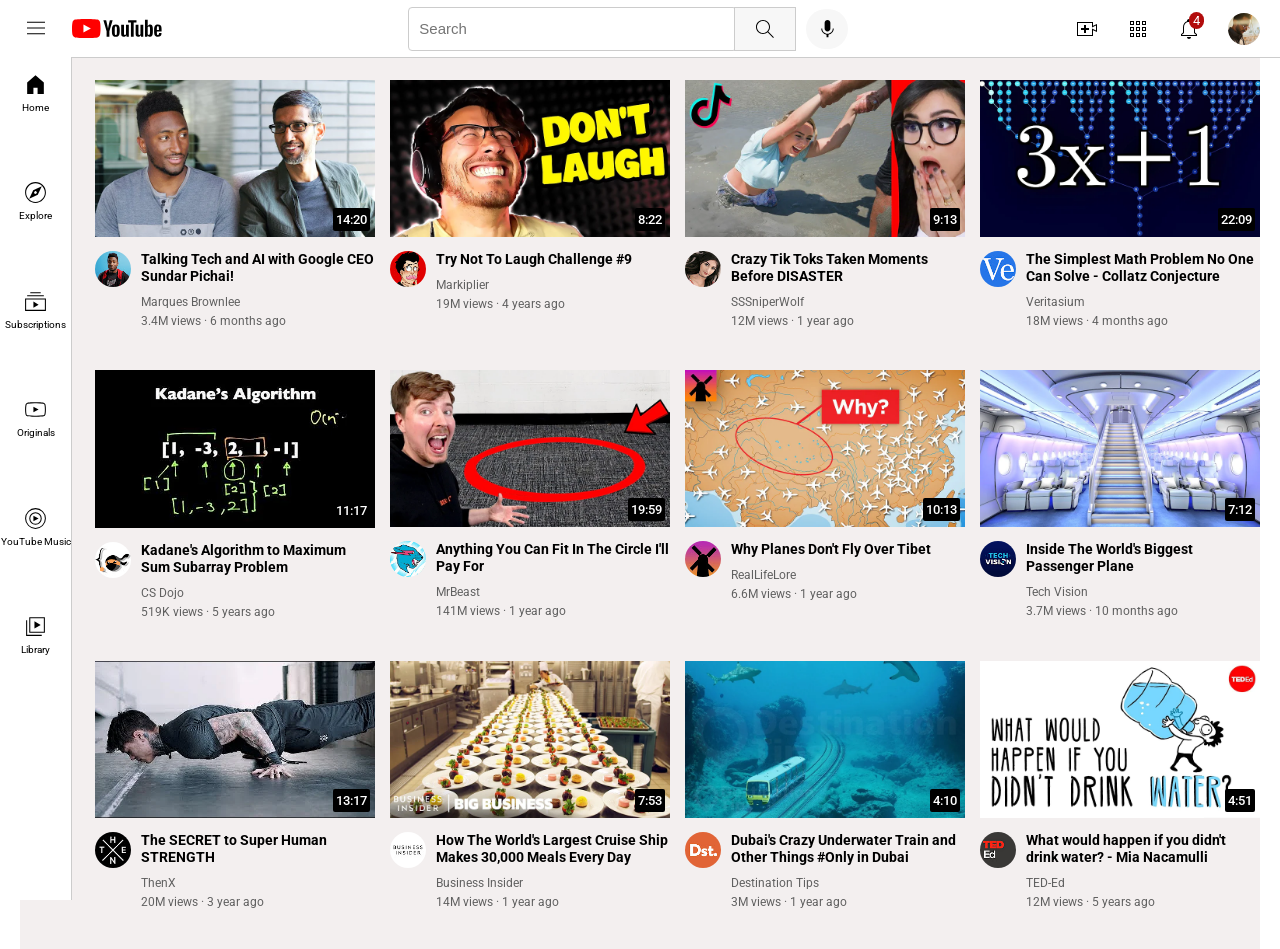
<file: index.html>
<!DOCTYPE html>
<html>
    <head>
        <meta name="viewport" content="width=device-width, initial-scale=1.0">
        <title>YouTube copied</title>
        <link rel="stylesheet" href="styles/general.css">
        <link rel="stylesheet" href="styles/header.css">
        <link rel="stylesheet" href="styles/sidebar.css">
        <link rel="stylesheet" href="styles/video-grid.css">
        <link rel="preconnect" href="https://fonts.googleapis.com">
<link rel="preconnect" href="https://fonts.gstatic.com" crossorigin>
<link href="https://fonts.googleapis.com/css2?family=Roboto:ital,wght@0,100..900;1,100..900&display=swap" rel="stylesheet">
    </head>

    <body>
        <main>
            <div class="header">
                <div class="left-section">
                    <img class="hamburger-menu" src="icons/hamburger-menu.svg" alt="hamburger-menu">
                    <img class="youtube-logo" src="icons/youtube-logo.svg" alt="youtube-logo">
                </div>
                <div class="middle-section">
                    <input class="searchtype" type="text" placeholder="Search">
                    <button class="search-button">
                        <img class="search-image" src="icons/search.svg" alt="searh-icon">
                        <div class="tooltip">Search</div>
                    </button>
                    <button class="voice-button">
                        <img class="voice-image" src="icons/voice-search-icon.svg" alt="voice-search-image">
                        <div class="tooltip">Search with your voice</div>
                    </button>
                </div>
                <div class="right-section">
                    <div class="upload-container">
                         <img class="upload" src="icons/upload.svg" alt="upload">
                         <div class="tooltip">Create</div>
                    </div>
                    <div class="youtube-apps-container">
                         <img class="youtube-apps" src="icons/youtube-apps.svg" alt="youtube-apps">
                         <div class="tooltip">YouTube apps</div>
                    </div>
                    <div class="notifications-div">
                        <img class="notifications" src="icons/notifications.svg" alt="notifications">
                        <div class="notifications-counter">4</div>
                        <div class="tooltip">Notifications</div>
                    </div>
                    <img class="my-channel" src="channels/channels4.jpg" alt="my-channel">
                </div>
            </div>
            
            <div class="sidebar">
                <div class="primary-side-link">
                    <img class="link-image" src="icons/home.svg" alt="home">
                    <p class="link-name">Home</p>
                </div>
                <div class="primary-side-link">
                    <img class="link-image" src="icons/explore.svg" alt="Explore">
                    <p class="link-name">Explore</p>
                </div>
                <div class="secondary-side-link">
                    <img class="link-image" src="icons/subscriptions.svg" alt="Subscriptions">
                    <p class="link-name">Subscriptions</p>
                </div>
                <div class="secondary-side-link">
                    <img class="link-image" src="icons/originals.svg" alt="Originals">
                    <p class="link-name">Originals</p>
                </div>
                <div class="secondary-side-link">
                    <img class="link-image" src="icons/youtube-music.svg" alt="Yotube Music">
                    <p class="link-name">YouTube Music</p>
                </div>
                <div class="primary-side-link">
                    <img class="link-image" src="icons/library.svg" alt="Library">
                    <p class="link-name">Library</p>
                </div>
            </div>

            <div class="video-grid">
                <div class="video-container">
                    <div class="upper-frame">
                        <a href="https://www.youtube.com/watch?v=n2RNcPRtAiY">
                             <img class="thumbnail" src="thumbnails/thumbnail-1.webp" 
                             alt="Talking Tech and AI with Google CEO Sundar Pichai!">
                        </a>
                        <div class="timing">14:20</div>
                    </div>
                    <div class="lower-frame">
                        <div class="channel-side">
                            <a href="https://www.youtube.com/c/mkbhd">
                                 <img class="channel-image" src="channels/channel-1.jpeg" alt="Marques Brownlee channel">
                            </a>
                        </div>
                        <div class="video-details">
                            <a class="video-link" href="https://www.youtube.com/watch?v=n2RNcPRtAiY">
                                <p class="video-title">Talking Tech and AI with Google CEO Sundar Pichai!</p>
                            </a>
                            <a class="channel-link" href="https://www.youtube.com/c/mkbhd">
                                <p class="channel-name">Marques Brownlee</p>
                            </a>
                            <p class="video-stats">3.4M views &middot; 6 months ago</p>
                        </div>
                    </div>
                </div>
                <div class="video-container">
                    <div class="upper-frame">
                        <a href="https://www.youtube.com/watch?v=mP0RAo9SKZk">
                            <img  class="thumbnail" src="thumbnails/thumbnail-2.webp" 
                            alt="Try Not To Laugh Challenge #9">
                        </a>
                        <div class="timing">8:22</div>
                    </div>
                    <div class="lower-frame">
                        <div class="channel-side">
                            <a href="https://www.youtube.com/c/markiplier">
                                 <img class="channel-image" src="channels/channel-2.jpeg" alt="Marques Brownlee channel">
                            </a>
                        </div>
                        <div class="video-details">
                            <a class="video-link" href="https://www.youtube.com/watch?v=mP0RAo9SKZk">
                                <p class="video-title">Try Not To Laugh Challenge #9</p>
                            </a>
                            <a class="channel-link" href="https://www.youtube.com/c/markiplier">
                                <p class="channel-name">Markiplier</p>
                            </a>
                            <p class="video-stats">19M views &#183; 4 years ago</p>
                        </div>
                    </div>
                </div>
                <div class="video-container">
                    <div class="upper-frame">
                        <a href="https://www.youtube.com/watch?v=FgjPQQeTh1w">
                            <img class="thumbnail" src="thumbnails/thumbnail-3.webp" 
                            alt="Crazy Tik Toks Taken Moments Before DISASTER">
                        </a>
                        <div class="timing">9:13</div>
                    </div>
                    <div class="lower-frame">
                        <div class="channel-side">
                            <a href="https://www.youtube.com/user/SSSniperWolf">
                                <img class="channel-image" src="channels/channel-3.jpeg" alt="Marques Brownlee channel">
                            </a>
                        </div>
                        <div class="video-details">
                            <a class="video-link" href="https://www.youtube.com/watch?v=FgjPQQeTh1w">
                                <p class="video-title">Crazy Tik Toks Taken Moments Before DISASTER</p>
                            </a>
                            <a class="channel-link" href="https://www.youtube.com/user/SSSniperWolf">
                                <p class="channel-name">SSSniperWolf</p>
                            </a>
                            <p class="video-stats">12M views &#183; 1 year ago</p>
                        </div>
                    </div>
                </div>
                <div class="video-container">
                    <div class="upper-frame">
                        <a href="https://www.youtube.com/watch?v=094y1Z2wpJg">
                            <img class="thumbnail" src="thumbnails/thumbnail-4.webp" 
                            alt="The Simplest Math Problem No One Can Solve - Collatz Conjecture">
                        </a>
                        <div class="timing">22:09</div>
                    </div>
                    <div class="lower-frame">
                        <div class="channel-side">
                            <a href="https://www.youtube.com/c/veritasium">
                                <img class="channel-image" src="channels/channel-4.jpeg" alt="Marques Brownlee channel">
                            </a>
                        </div>
                        <div class="video-details">
                            <a class="video-link" href="https://www.youtube.com/watch?v=094y1Z2wpJg">
                                <p class="video-title">The Simplest Math Problem No One Can Solve - Collatz Conjecture</p>
                            </a>
                            <a class="channel-link" href="https://www.youtube.com/c/veritasium">
                                <p class="channel-name">Veritasium</p>
                            </a>
                            <p class="video-stats">18M views &#183; 4 months ago</p>
                        </div>
                    </div>
                </div>
                <div class="video-container">
                    <div class="upper-frame">
                        <a href="https://www.youtube.com/watch?v=86CQq3pKSUw">
                            <img class="thumbnail" src="thumbnails/thumbnail-5.webp" 
                            alt="Kadane's Algorithm to Maximum Sum Subarray Problem">
                        </a>
                        <div class="timing">11:17</div>
                    </div>
                    <div class="lower-frame">
                        <div class="channel-side">
                            <a href="https://www.youtube.com/c/CSDojo">
                                <img class="channel-image" src="channels/channel-5.jpeg" alt="Marques Brownlee channel">
                            </a>
                        </div>
                        <div class="video-details">
                            <a class="video-link" href="https://www.youtube.com/watch?v=86CQq3pKSUw">
                                <p class="video-title">Kadane's Algorithm to Maximum Sum Subarray Problem</p>
                            </a>
                            <a class="channel-link" href="https://www.youtube.com/c/CSDojo">
                                <p class="channel-name">CS Dojo</p>
                            </a>
                            <p class="video-stats">519K views &#183; 5 years ago</p>
                        </div>
                    </div>
                </div>
                <div class="video-container">
                    <div class="upper-frame">
                        <a href="https://www.youtube.com/watch?v=yXWw0_UfSFg">
                            <img class="thumbnail" src="thumbnails/thumbnail-6.webp" 
                            alt="Anything You Can Fit In The Circle I'll Pay For">
                        </a>
                        <div class="timing">19:59</div>
                    </div>
                    <div class="lower-frame">
                        <div class="channel-side">
                            <a href="https://www.youtube.com/channel/UCX6OQ3DkcsbYNE6H8uQQuVA">
                                 <img class="channel-image" src="channels/channel-6.jpeg" alt="Marques Brownlee channel">
                            </a>
                        </div>
                        <div class="video-details">
                            <a class="video-link" href="https://www.youtube.com/watch?v=yXWw0_UfSFg">
                                <p class="video-title">Anything You Can Fit In The Circle I'll Pay For</p>
                            </a>
                            <a class="channel-link" href="https://www.youtube.com/channel/UCX6OQ3DkcsbYNE6H8uQQuVA">
                                <p class="channel-name">MrBeast</p>
                            </a>
                            <p class="video-stats">141M views &#183; 1 year ago</p>
                        </div>
                    </div>
                </div>
                <div class="video-container">
                    <div class="upper-frame">
                        <a href="https://www.youtube.com/watch?v=fNVa1qMbF9Y">
                            <img class="thumbnail" src="thumbnails/thumbnail-7.webp" 
                            alt="Why Planes Don't Fly Over Tibet">
                        </a>
                        <div class="timing">10:13</div>
                    </div>
                    <div class="lower-frame">
                        <div class="channel-side">
                            <a href="https://www.youtube.com/channel/UCP5tjEmvPItGyLhmjdwP7Ww">
                                <img class="channel-image" src="channels/channel-7.jpeg" alt="Marques Brownlee channel">
                            </a>
                        </div>
                        <div class="video-details">
                            <a class="video-link" href="https://www.youtube.com/watch?v=fNVa1qMbF9Y">
                                <p class="video-title">Why Planes Don't Fly Over Tibet</p>
                            </a>
                            <a class="channel-link" href="https://www.youtube.com/channel/UCP5tjEmvPItGyLhmjdwP7Ww">
                                <p class="channel-name">RealLifeLore</p>
                            </a>
                            <p class="video-stats">6.6M views &#183; 1 year ago</p>
                        </div>
                    </div>
                </div>
                <div class="video-container">
                    <div class="upper-frame">
                        <a href="https://www.youtube.com/watch?v=lFm4EM1juls">
                            <img class="thumbnail" src="thumbnails/thumbnail-8.webp" 
                            alt="Inside The World's Biggest Passenger Plane">
                        </a>
                        <div class="timing">7:12</div>
                    </div>
                    <div class="lower-frame">
                        <div class="channel-side">
                            <a href="https://www.youtube.com/channel/UCHAK6CyegY22Zj2GWrcaIxg">
                                <img class="channel-image" src="channels/channel-8.jpeg" alt="Marques Brownlee channel">
                            </a>
                        </div>
                        <div class="video-details">
                            <a class="video-link" href="https://www.youtube.com/watch?v=lFm4EM1juls">
                                <p class="video-title">Inside The World's Biggest Passenger Plane</p>
                            </a>
                            <a class="channel-link" href="https://www.youtube.com/channel/UCHAK6CyegY22Zj2GWrcaIxg">
                                <p class="channel-name">Tech Vision</p>
                            </a>
                            <p class="video-stats">3.7M views &#183; 10 months ago</p>
                        </div>
                    </div>
                </div>
                <div class="video-container">
                    <div class="upper-frame">
                        <a href="https://www.youtube.com/watch?v=ixmxOlcrlUc">
                            <img class="thumbnail" src="thumbnails/thumbnail-9.webp" 
                            alt="The SECRET to Super Human STRENGTH">
                        </a>
                        <div class="timing">13:17</div>
                    </div>
                    <div class="lower-frame">
                        <div class="channel-side">
                            <a href="https://www.youtube.com/c/OFFICIALTHENXSTUDIOS">
                                <img class="channel-image" src="channels/channel-9.jpeg" alt="Marques Brownlee channel">
                            </a>
                        </div>
                        <div class="video-details">
                            <a class="video-link" href="https://www.youtube.com/watch?v=ixmxOlcrlUc">
                                <p class="video-title">The SECRET to Super Human STRENGTH</p>
                            </a>
                            <a class="channel-link" href="https://www.youtube.com/c/OFFICIALTHENXSTUDIOS">
                                <p class="channel-name">ThenX</p>
                            </a>
                            <p class="video-stats">20M views &#183; 3 year ago</p>
                        </div>
                    </div>
                </div>
                <div class="video-container">
                    <div class="upper-frame">
                        <a href="https://www.youtube.com/watch?v=R2vXbFp5C9o">
                            <img class="thumbnail" src="thumbnails/thumbnail-10.webp" 
                            alt="How The World's Largest Cruise Ship Makes 30,000 Meals Every Day">
                        </a>
                        <div class="timing">7:53</div>
                    </div>
                    <div class="lower-frame">
                        <div class="channel-side">
                            <a href="https://www.youtube.com/user/businessinsider">
                                <img class="channel-image" src="channels/channel-10.jpeg" alt="Marques Brownlee channel">
                        </div>
                            </a>
                        <div class="video-details">
                            <a class="video-link" href="https://www.youtube.com/watch?v=R2vXbFp5C9o">
                                <p class="video-title">How The World's Largest Cruise Ship Makes 30,000 Meals Every Day</p>
                            </a>
                            <a class="channel-link" href="https://www.youtube.com/user/businessinsider">
                                <p class="channel-name">Business Insider</p>
                            </a>
                            <p class="video-stats">14M views &#183; 1 year ago</p>
                        </div>
                    </div>
                </div>
                <div class="video-container">
                    <div class="upper-frame">
                        <a href="https://www.youtube.com/watch?v=0nZuYyXET3s">
                            <img class="thumbnail" src="thumbnails/thumbnail-11.webp" 
                            alt="Dubai's Crazy Underwater Train and Other Things #Only in Dubai">
                        </a>
                        <div class="timing">4:10</div>
                    </div>
                    <div class="lower-frame">
                        <div class="channel-side">
                            <a href="https://www.youtube.com/c/Destinationtips">
                                <img class="channel-image" src="channels/channel-11.jpeg" alt="Marques Brownlee channel">
                            </a>
                        </div>
                        <div class="video-details">
                            <a class="video-link" href="https://www.youtube.com/watch?v=0nZuYyXET3s">
                                <p class="video-title">Dubai's Crazy Underwater Train and Other Things #Only in Dubai</p>
                            </a>
                            <a class="channel-link" href="https://www.youtube.com/c/Destinationtips">
                                <p class="channel-name">Destination Tips</p>
                            </a>
                            <p class="video-stats">3M views &#183; 1 year ago</p>
                        </div>
                    </div>
                </div>
                <div class="video-container">
                    <div class="upper-frame">
                        <a href="https://www.youtube.com/watch?v=9iMGFqMmUFs">
                            <img class="thumbnail" src="thumbnails/thumbnail-12.webp" 
                            alt="What would happen if you didn't drink water? - Mia Nacamulli">
                        </a>
                        <div class="timing">4:51</div>
                    </div>
                    <div class="lower-frame">
                        <div class="channel-side">
                            <a href="https://www.youtube.com/teded">
                                <img class="channel-image" src="channels/channel-12.jpeg" alt="Marques Brownlee channel">
                            </a>
                        </div>
                        <div class="video-details">
                            <a class="video-link" href="https://www.youtube.com/watch?v=9iMGFqMmUFs">
                                <p class="video-title">What would happen if you didn't drink water? - Mia Nacamulli</p>
                            </a>
                            <a class="channel-link" href="https://www.youtube.com/teded">
                                <p class="channel-name">TED-Ed</p>
                            </a>
                            <p class="video-stats">12M views &#183; 5 years ago</p>
                        </div>
                    </div>
                </div>
            </div>
        </main>
    </body>
</html>
</file>
<file: styles/general.css>
body{
    margin: 0;
    font-family: Roboto, Arial;
}
main{
    min-height: 100vh;
}
p{
    margin: 0;
}
div{
    font-family: Roboto, Arial;
}
</file>
<file: styles/header.css>
.header{
    background-color: white;
    height: 57px;
    display: flex;
    justify-content: space-between;
    border-bottom-style: solid;
    border-bottom-width: 1px;
    border-bottom-color: rgb(204, 204, 204);
    position: fixed;
    top: 0;
    right: 0;
    left: 0;
    z-index: 100;
}
.left-section{
    display: flex;
    align-items: center;
}
.hamburger-menu{
    height: 42%;
    margin-left: 24px;
    margin-right: 24px;
    cursor: pointer;
}
.youtube-logo{
    height: 35%;
    cursor: pointer;
}
.middle-section{
    display: flex;
    align-items: center;
    flex: 1;
    max-width: 500px;
}
.searchtype{
    padding-left: 10px;
    font-size: 15px;
    border-style: solid;
    border-width: 1px;
    border-color: rgb(204, 204, 204);
    margin-left: 60px;
    border-radius: 4px;
    width: 100%;
    height: 40px;
}
.search-button{
    height: 44px;
    width: 90px;
    border-style: solid;
    border-width: 1px;
    border-color: rgb(204, 204, 204);
    background-color: rgb(247, 247, 247);
    margin-left: -3px;
    cursor: pointer;
}
.search-button:hover{
    background-color: rgb(232, 231, 231);;
}
.search-button,
.voice-button,
.upload-container,
.youtube-apps-container,
.notifications-div{
    position: relative;
    display: flex;
    justify-content: center;
    align-items: center;
}
.search-button .tooltip,
.voice-button .tooltip,
.upload-container .tooltip,
.youtube-apps-container .tooltip,
.notifications-div .tooltip{
    position: absolute;
    background-color: rgb(115, 113, 113);
    padding: 8px 4px 8px 4px;
    font-size: 12px;
    border-radius: 4px;
    color: white;
    bottom: -50px;
    opacity: 0;
    pointer-events: none;
    text-wrap-mode: nowrap;
}
.search-button:hover .tooltip,
.voice-button:hover .tooltip,
.upload-container:hover .tooltip,
.youtube-apps-container:hover .tooltip,
.notifications-div:hover .tooltip{
    opacity: 1;
}
.search-image{
    height: 60%;
}
.voice-button{
    background-color: rgb(247, 247, 247);
    margin-left: 10px;
    border: none;
    border-radius:20px;
    width: 60px;
    height: 40px;
    cursor: pointer;
}
.voice-image{
    height: 23px;
}
.right-section{
    width: 185px;
    margin-left: 40px;
    margin-right: 20px;
    display: flex;
    align-items: center;
    justify-content: space-between;
}
.notifications-div{
    position: relative;
}
.notifications-counter{
    background-color: rgb(178, 12, 12);
    position: absolute;
    padding:1px 4px 1px 4px;
    border-radius: 30px;
    top: -5px;
    right: -3px;
    font-size: 13px;
    color: white;
}
.upload,.youtube-apps,.notifications{
    height: 24px;
    cursor: pointer;
}
.my-channel{
    height: 32px;
    border-radius: 16px;
    cursor: pointer;
}

@media (max-width: 424px) {
     .hamburger-menu,.searchtype,
     .voice-button,.upload,.youtube-apps,
     .notifications,
     .notifications-counter{
        display: none;
     }
     .header{
        display: grid;
        grid-template-columns: 70px 1fr 70px;
        justify-content: space-between;
     }
     .left-section{
        justify-content: flex-start;
     }
     .youtube-logo{
        height: 27%;
     }
     .middle-section{
        display: flex;
        justify-content: center;
     }
     .search-button{
        height: 36px;
        width: 66px;
        border-radius: 18px;
        border: none;
        box-shadow: 0.5px 0.5px 5px black;
     }
     .right-section{
        margin-left: 0px;
        margin-right: 0px;
        width: 70px;
        display: flex;
        justify-content:center;
     }
}
@media (min-width:425px) and (max-width:767px) {
    .hamburger-menu,.voice-button,.upload,.youtube-apps,
     .notifications,
     .notifications-counter{
        display: none;
     }
     .right-section{
        width: 50px;
     }
    
}
</file>
<file: styles/sidebar.css>
.sidebar{
    display: flex;
    flex-direction: column;
    justify-content: space-between;
    width: 71px;
    border-width: 1px;
    position: fixed;
    top: 0;
    bottom: 0;
    left: 0;
    margin-top: 57px;
    padding-bottom: 220px;
    border-right-width: 1px;
    border-right-style: solid;
    border-right-color: rgb(204, 204, 204);
    z-index: 200;
    background-color: white;
}
.primary-side-link{
    margin-bottom: 10px;
    display: flex;
    flex-direction: column;
    align-items: center;
    padding-bottom: 15px;
    padding-top: 15px;

}
.primary-side-link:hover{
    transition: 0.08s;
    background-color: rgb(190, 186, 186);
    cursor: pointer;
}
.secondary-side-link{
    margin-bottom: 10px;
    display: flex;
    flex-direction: column;
    align-items: center;
    padding-bottom: 15px;
    padding-top: 15px;

}
.secondary-side-link:hover{
    transition: 0.08s;
    background-color: rgb(190, 186, 186);
    cursor: pointer;
}
.link-image{
    height: 25px;
}
.link-name{
    font-size: 10px;
    margin-top: 5px;
}

@media (min-width:1px) and (max-width:767px){
     .sidebar{
        margin-top: 0;
        padding-bottom: 0;
        top: auto;
        right: 0;
        left: 0;
        bottom: 0;
        flex-direction: row;
        justify-content: center;
        width: 100%;
        border-right: none;
        border-top-width: 1px;
        border-top-style: solid;
        border-top-color: rgb(204, 204, 204);
     }
     .primary-side-link{
        padding-bottom: 10px;
        padding-top: 10px;
        margin-bottom: 0px;
        margin-left: 30px;
        margin-right: 30px;
        width: 60px;
     }
     .secondary-side-link{
        display: none;
     }
}
</file>
<file: styles/video-grid.css>
.video-grid{
    display: grid;
    grid-template-columns: 1fr 1fr 1fr 1fr;
    row-gap: 42px;
    column-gap: 15px;
    margin: 0px 20px 0px 20px;
    padding-left: 75px;
    padding-top: 80px;
    background-color: rgb(243, 239, 239);
    padding-bottom: 40px;

}
.upper-frame{
    position: relative;
}
.thumbnail{
    width: 100%;
}
.timing{
    position: absolute;
    bottom: 10px;
    right: 5px;
    background-color: black;
    color: white;
    font-size: 13px;
    font-weight: 500;
    padding: 4px 3px 4px 3px;
    border-radius: 2px;
}
.lower-frame{
    display: flex;
    margin-top: 10px;
}
.video-link{
    text-decoration: none;
    color: black;
}
.channel-link{
    text-decoration: none;
}
.channel-image{
    width: 36px;
    border-radius: 50%;
}
.video-details{
    margin-left: 10px;
}
.video-title{
    font-weight: 700;
    font-size: 0.90rem;
}
.channel-name{
    margin-top: 10px;
    margin-bottom: 5px;
}
.channel-name,.video-stats{
    color: rgb(96, 96, 96);
    font-size: 0.76rem;
}
@media (max-width:424px) {
     .video-grid{
        grid-template-columns: 1fr;
        padding-left: 0px;
        padding-top: 70px;
        padding-bottom: 70px;
    }
}

@media (min-width:425px) and (max-width:767px) {
    .video-grid{
        grid-template-columns: 1fr 1fr;
         padding-left: 0px;
        padding-top: 70px;
    }
    
}
@media (min-width:768px) and (max-width:1023px) {
    .video-grid{
        grid-template-columns: 1fr 1fr 1fr;
    }
    
}
</file>
